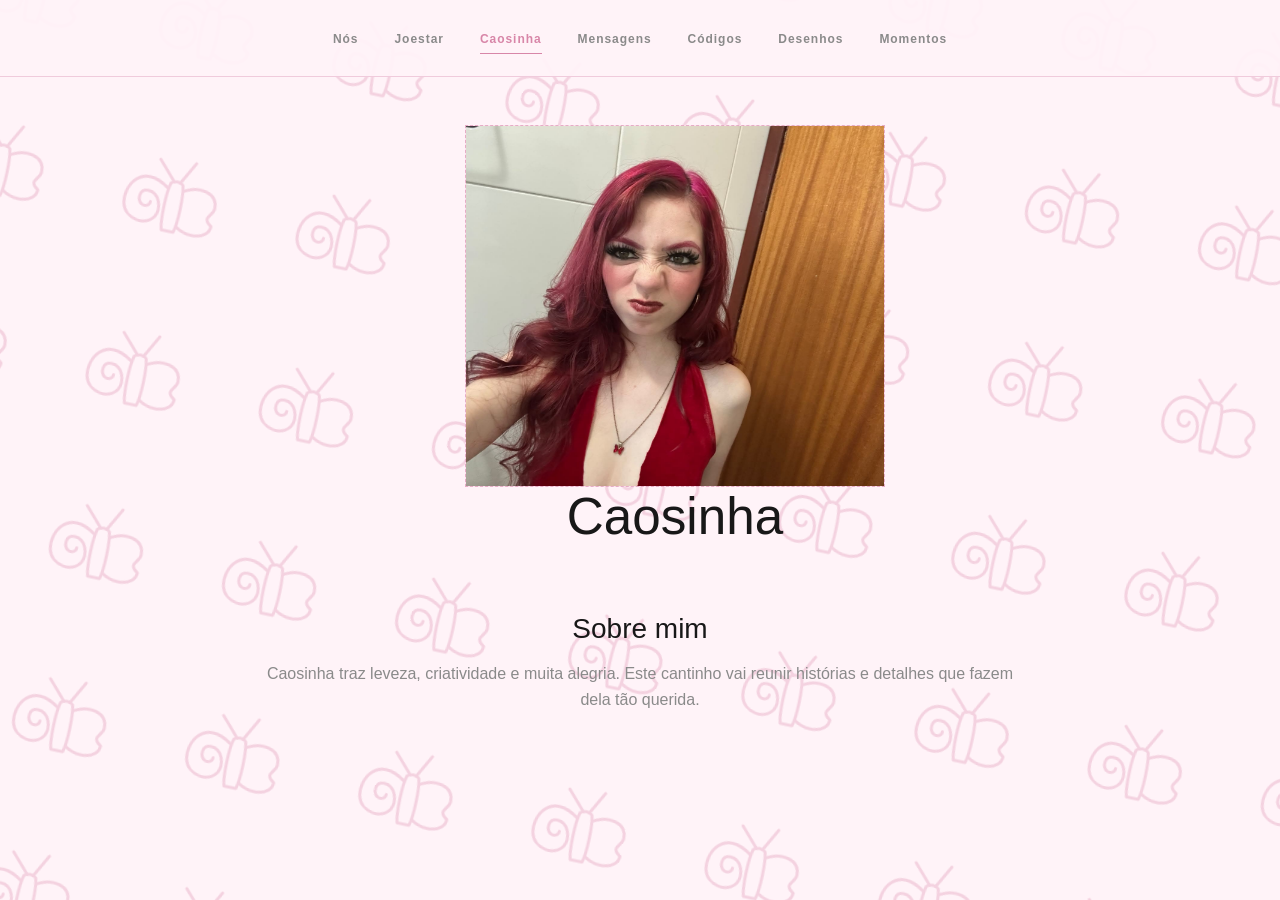
<file: front/html/Caosinha.html>
<!DOCTYPE html>
<html lang="pt-BR">
<head>
    <meta charset="UTF-8">
    <meta name="viewport" content="width=device-width, initial-scale=1.0">
    <title>Caosinha</title>
    <link rel="stylesheet" href="../css/caosinha.css">
    <script src="../js/global.js" defer></script>
</head>
<body class="caosinha-theme">
    <header class="site-header">
        <nav class="navbar" aria-label="Navegação principal">
            <button class="menu-toggle" type="button" aria-expanded="false" aria-controls="main-menu">
                <span></span><span></span><span></span>
                <span class="sr-only">Abrir menu</span>
            </button>
            <div class="nav-menu" id="main-menu">
                <a class="nav-link" href="Nos.html">Nós</a>
                <a class="nav-link" href="Joestar.html">Joestar</a>
                <a class="nav-link active" href="Caosinha.html">Caosinha</a>
                <a class="nav-link" href="Mensagens.html">Mensagens</a>
                <a class="nav-link" href="Codigos.html">Códigos</a>
                <a class="nav-link" href="Desenhos.html">Desenhos</a>
                <a class="nav-link" href="Momentos.html">Momentos</a>
                <a class="nav-link " href="Conta.html">Conta</a>
            </div>
        </nav>
    </header>
    <main>
        <section class="photo-section single-page-section">
            <div class="photo-frame" aria-label="Foto da Caosinha">
                <img src="../../img/Caosinha.jpeg" alt="Foto da Caosinha">
            </div>
            <div class="photo-copy"><h1>Caosinha</h1></div>
        </section>
        <section class="about-section" id="sobre-mim">
            <div class="section-heading">
                <h2>Sobre mim</h2>
                <p>Caosinha traz leveza, criatividade e muita alegria. Este cantinho vai reunir histórias e detalhes que fazem dela tão querida.</p>
            </div>
        </section>
    </main>
</body>
</html>
</file>
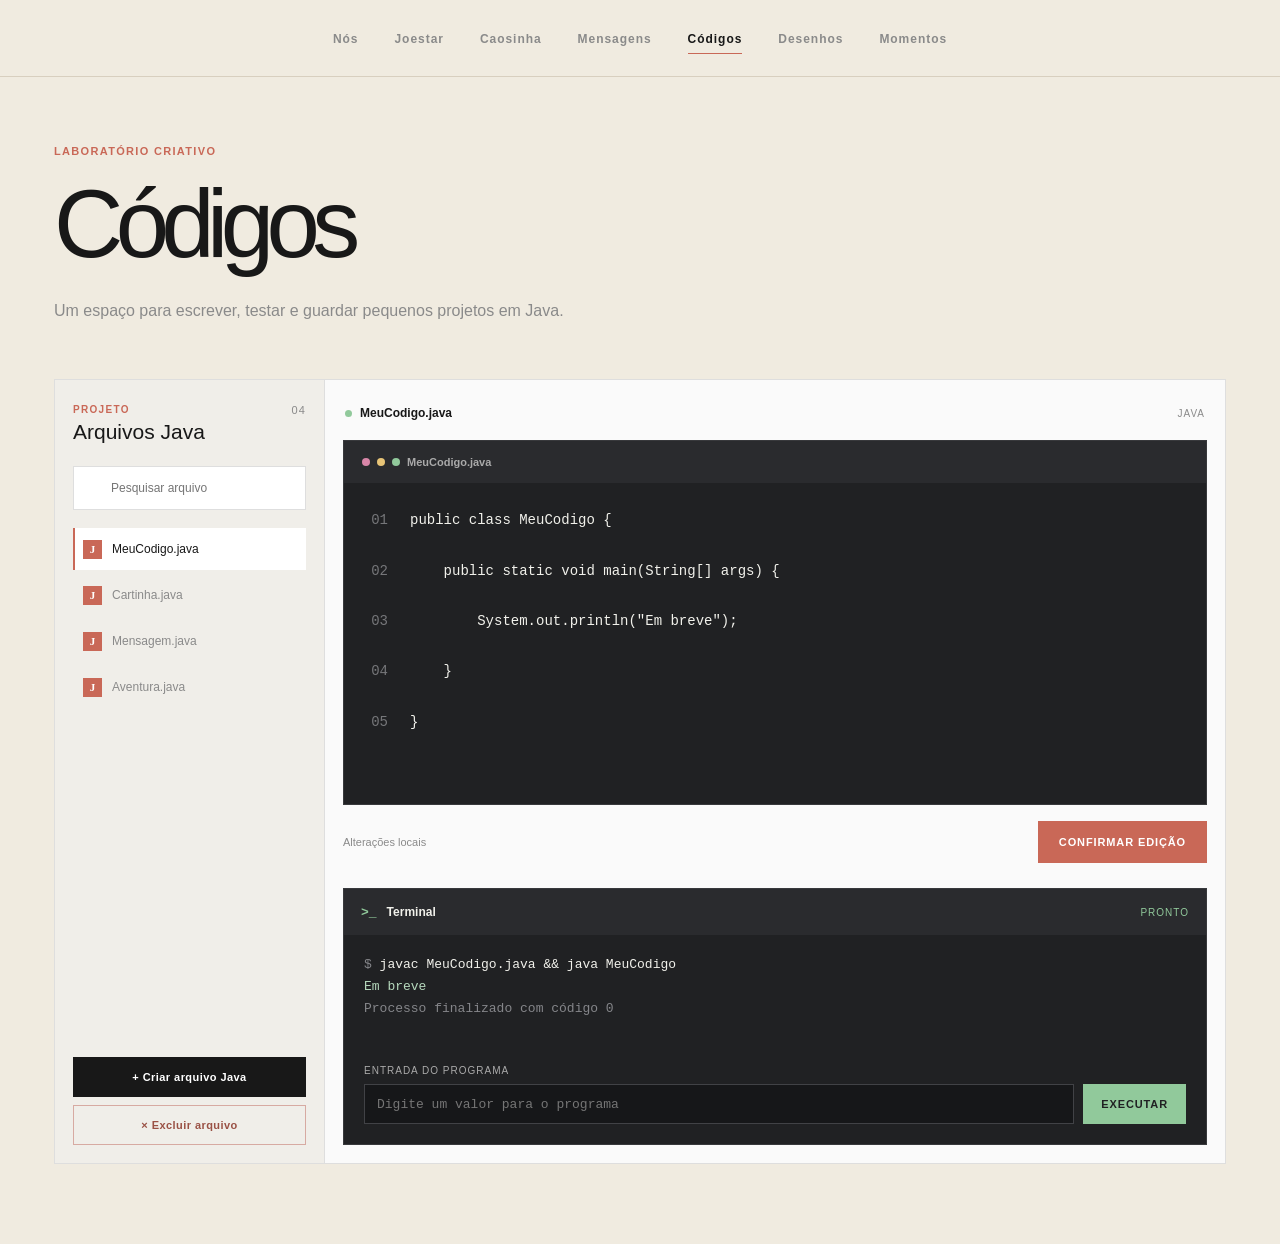
<file: front/html/Codigos.html>
<!DOCTYPE html>
<html lang="pt-BR">

<head>
    <meta charset="UTF-8">
    <meta name="viewport" content="width=device-width, initial-scale=1.0">
    <title>Códigos</title>
    <link rel="stylesheet" href="../css/codigos.css">
    <script src="../js/global.js" defer></script>
</head>

<body class="resource-theme">
    <header class="site-header">
        <nav class="navbar" aria-label="Navegação principal"><button class="menu-toggle" type="button" aria-expanded="false" aria-controls="main-menu"><span></span><span></span><span></span><span
                    class="sr-only">Abrir menu</span></button>
                    <div class="nav-menu" id="main-menu"><a class="nav-link" href="Nos.html">Nós</a><a class="nav-link"
                    href="Joestar.html">Joestar</a><a class="nav-link" href="Caosinha.html">Caosinha</a><a
                    class="nav-link" href="Mensagens.html">Mensagens</a><a class="nav-link active"
                    href="Codigos.html">Códigos</a><a class="nav-link" href="Desenhos.html">Desenhos</a><a
                    class="nav-link" href="Momentos.html">Momentos</a>
                    <a class="nav-link " href="Conta.html">Conta</a>
                </div>
        </nav>
    </header>
    <main class="resource-page codes-page">
        <p class="eyebrow">Laboratório criativo</p>
        <h1>Códigos</h1>
        <p class="resource-intro">Um espaço para escrever, testar e guardar pequenos projetos em Java.</p>
        <section class="code-workspace" aria-label="Gerenciador de arquivos Java">
            <aside class="file-sidebar">
                <div class="sidebar-heading">
                    <div>
                        <p class="sidebar-kicker">Projeto</p>
                        <h2>Arquivos Java</h2>
                    </div>
                    <span class="file-count">04</span>
                </div>
                <label class="file-search">
                    <span class="sr-only">Pesquisar arquivos Java</span>
                    <span class="search-icon" aria-hidden="true"></span>
                    <input type="search" placeholder="Pesquisar arquivo" aria-label="Pesquisar arquivo">
                </label>
                <div class="file-list" role="listbox" aria-label="Arquivos Java">
                    <button class="file-item active" type="button" role="option" aria-selected="true"><span
                            class="java-icon">J</span><span>MeuCodigo.java</span></button>
                    <button class="file-item" type="button" role="option" aria-selected="false"><span
                            class="java-icon">J</span><span>Cartinha.java</span></button>
                    <button class="file-item" type="button" role="option" aria-selected="false"><span
                            class="java-icon">J</span><span>Mensagem.java</span></button>
                    <button class="file-item" type="button" role="option" aria-selected="false"><span
                            class="java-icon">J</span><span>Aventura.java</span></button>
                </div>
                <div class="sidebar-actions">
                    <button class="create-file-button" type="button"><span aria-hidden="true">+</span> Criar arquivo
                        Java</button>
                    <button class="delete-file-button" type="button"><span aria-hidden="true">&#215;</span> Excluir
                        arquivo</button>
                </div>
            </aside>
            <div class="editor-area">
                <div class="editor-header">
                    <div><span class="editor-status"></span><strong>MeuCodigo.java</strong></div>
                    <span class="editor-language">Java</span>
                </div>
                <div class="code-placeholder code-editor">
                    <div class="code-toolbar"><span></span><span></span><span></span><strong>MeuCodigo.java</strong>
                    </div>
                    <pre><code><span class="code-line"><i>01</i>public class MeuCodigo {</span>
<span class="code-line"><i>02</i>    public static void main(String[] args) {</span>
<span class="code-line"><i>03</i>        System.out.println("Em breve");</span>
<span class="code-line"><i>04</i>    }</span>
<span class="code-line"><i>05</i>}</span></code></pre>
                </div>
                <div class="editor-footer">
                    <span>Alterações locais</span>
                    <button class="confirm-edit-button" type="button">Confirmar edição</button>
                </div>
                <section class="terminal-panel" aria-label="Terminal do código">
                    <div class="terminal-header">
                        <div><span class="terminal-prompt" aria-hidden="true">&gt;_</span><strong>Terminal</strong>
                        </div>
                        <span class="terminal-status">Pronto</span>
                    </div>
                    <div class="terminal-output" aria-label="Saída do programa">
                        <p><span class="terminal-muted">$</span> javac MeuCodigo.java &amp;&amp; java MeuCodigo</p>
                        <p class="terminal-success">Em breve</p>
                        <p class="terminal-muted">Processo finalizado com código 0</p>
                    </div>
                    <div class="terminal-io">
                        <label for="program-input">Entrada do programa</label>
                        <div class="terminal-input-row">
                            <input id="program-input" type="text" placeholder="Digite um valor para o programa">
                            <button class="run-button" type="button">Executar</button>
                        </div>
                    </div>
                </section>
            </div>
        </section>
    </main>
</body>

</html>
</file>
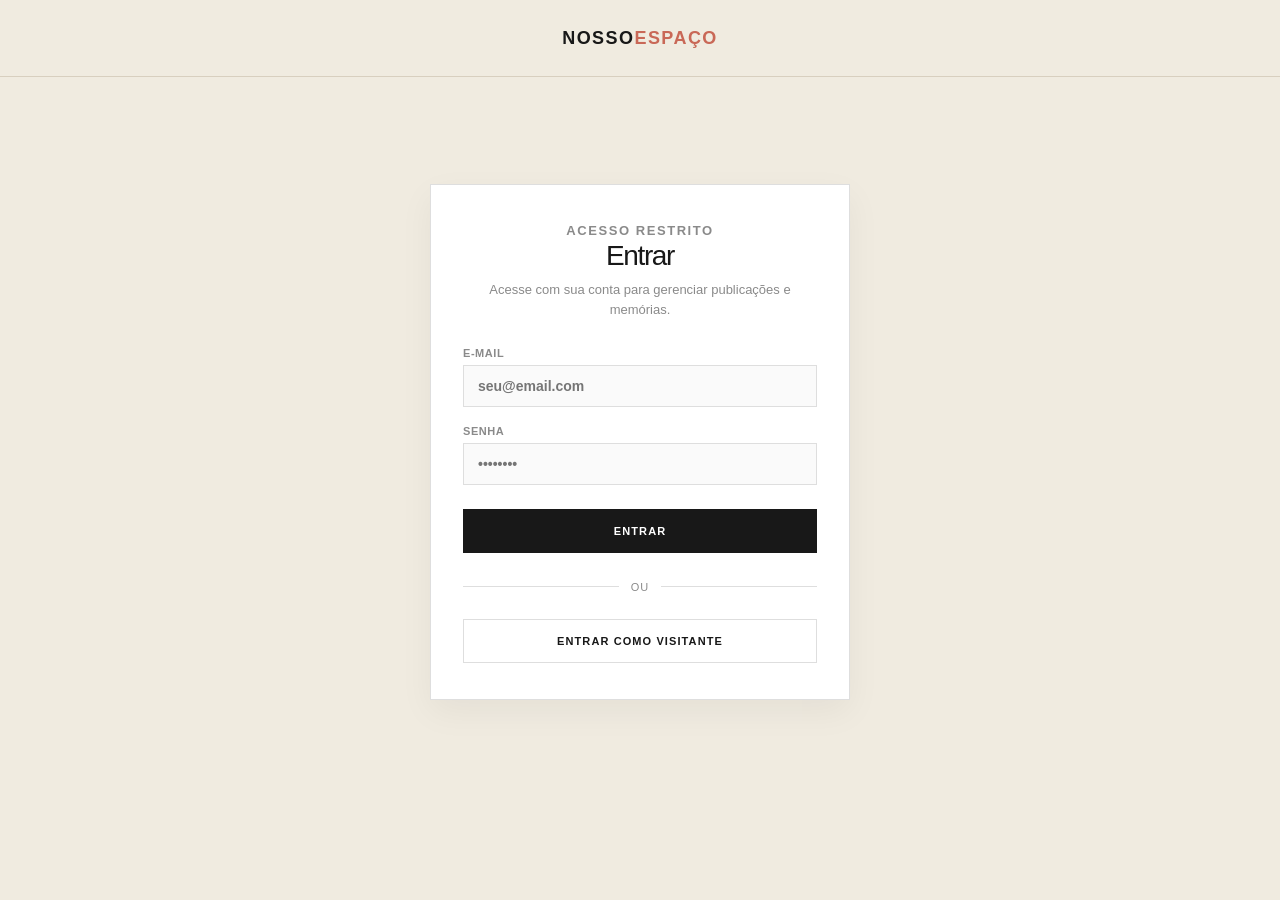
<file: front/html/Conta.html>
<!DOCTYPE html>
<html lang="pt-BR">
<head>
    <meta charset="UTF-8">
    <meta name="viewport" content="width=device-width, initial-scale=1.0">
    <title>Conta</title>
    <link rel="stylesheet" href="../css/conta.css">
    <script src="../js/global.js" defer></script>
    <script src="../js/users/conta.js" defer></script>
</head>
<body class="resource-theme">
    <header class="site-header">
        <nav class="navbar" aria-label="Navegação principal">
            <button class="menu-toggle" type="button" aria-expanded="false" aria-controls="main-menu">
                <span></span><span></span><span></span>
                <span class="sr-only">Abrir menu</span>
            </button>
            <div class="nav-menu" id="main-menu">
                <a class="nav-link" href="Nos.html">Nós</a>
                <a class="nav-link" href="Joestar.html">Joestar</a>
                <a class="nav-link" href="Caosinha.html">Caosinha</a>
                <a class="nav-link" href="Mensagens.html">Mensagens</a>
                <a class="nav-link" href="Codigos.html">Códigos</a>
                <a class="nav-link" href="Desenhos.html">Desenhos</a>
                <a class="nav-link" href="Momentos.html">Momentos</a>
                <a class="nav-link active" href="Conta.html">Conta</a>
            </div>
        </nav>
    </header>

    <main class="account-page">
        <div class="account-card">
            <div class="account-header">
                <span class="account-badge">Perfil Conectado</span>
                <h1>Minha Conta</h1>
                <p>Atualize seu nome de exibição, e-mail de acesso ou senha.</p>
            </div>

            <form id="account-form" class="account-form">
                <label for="display-name">
                    Nome de Exibição
                    <input type="text" id="display-name" name="displayName" required placeholder="Ex: Joestar">
                </label>

                <label for="account-email">
                    E-mail
                    <input type="email" id="account-email" name="email" required placeholder="seu@email.com">
                </label>

                <label for="account-password">
                    Nova Senha (deixe em branco para não alterar)
                    <input type="password" id="account-password" name="password" placeholder="••••••••">
                </label>

                <button type="submit" class="account-submit-btn">Salvar Alterações</button>
            </form>

            <div class="account-divider">
                <span>Sessão</span>
            </div>

            <button type="button" id="logout-btn" class="logout-btn">
                Sair da Conta
            </button>
        </div>
    </main>
</body>
</html>
</file>
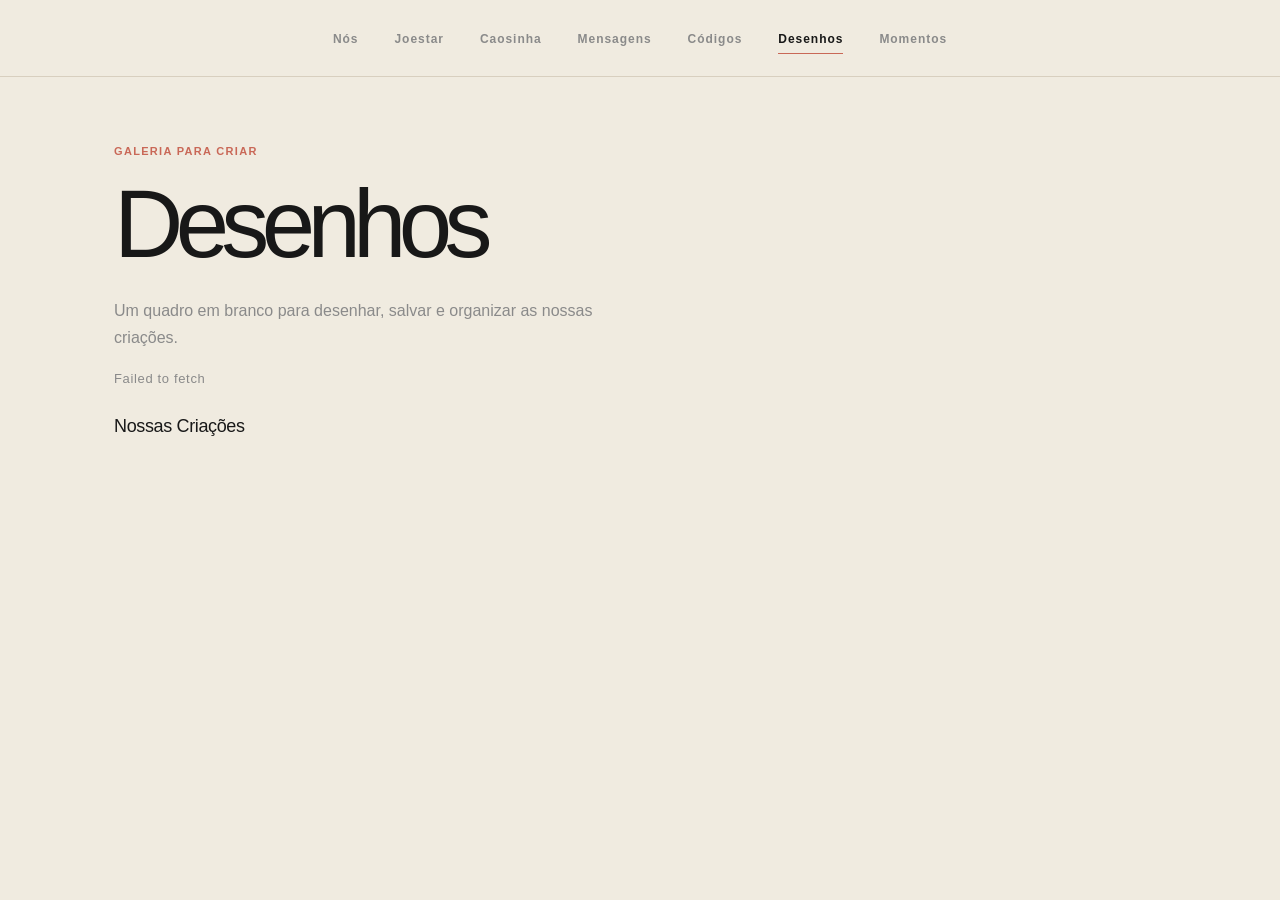
<file: front/html/Desenhos.html>
<!DOCTYPE html>
<html lang="pt-BR">

<head>
    <meta charset="UTF-8">
    <meta name="viewport" content="width=device-width, initial-scale=1.0">
    <title>Desenhos</title>
    <link rel="stylesheet" href="../css/desenhos.css">
    <script src="../js/global.js" defer></script>
    <script src="../js/desenhos.js" defer></script>
</head>

<body class="resource-theme">
    <header class="site-header">
        <nav class="navbar" aria-label="Navegação principal">
            <button class="menu-toggle" type="button" aria-expanded="false" aria-controls="main-menu">
                <span></span><span></span><span></span>
                <span class="sr-only">Abrir menu</span>
            </button>
            <div class="nav-menu" id="main-menu">
                <a class="nav-link" href="Nos.html">Nós</a>
                <a class="nav-link" href="Joestar.html">Joestar</a>
                <a class="nav-link" href="Caosinha.html">Caosinha</a>
                <a class="nav-link" href="Mensagens.html">Mensagens</a>
                <a class="nav-link" href="Codigos.html">Códigos</a>
                <a class="nav-link active" href="Desenhos.html">Desenhos</a>
                <a class="nav-link" href="Momentos.html">Momentos</a>
                <a class="nav-link" href="Conta.html">Conta</a>
            </div>
        </nav>
    </header>

    <main class="resource-page">
        <p class="eyebrow">Galeria para criar</p>
        <h1>Desenhos</h1>
        <p class="resource-intro">Um quadro em branco para desenhar, salvar e organizar as nossas criações.</p>

        <!-- Área de Status da Operação (Exibe progresso e erros amigáveis) -->
        <p id="desenho-status" class="desenho-status-msg" aria-live="polite"></p>

        <!-- Seção do Canvas para Criação (Oculta para visitantes) -->
        <section id="secao-criacao" class="drawing-container hidden">
            <div class="drawing-toolbar">
                <div class="tool-item">
                    <label for="color-picker">Cor:</label>
                    <input type="color" id="color-picker" value="#181818">
                </div>

                <div class="tool-item">
                    <label for="brush-size">Espessura:</label>
                    <input type="range" id="brush-size" min="1" max="50" value="5">
                    <span id="brush-size-val">5px</span>
                </div>

                <div class="tool-buttons">
                    <button type="button" id="btn-pincel" class="btn-tool active">Pincel</button>
                    <button type="button" id="btn-borracha" class="btn-tool">Borracha</button>
                    <button type="button" id="btn-limpar" class="btn-tool btn-danger">Limpar Quadro</button>
                </div>
            </div>

            <canvas id="canvas-desenho" width="760" height="400" class="drawing-board-canvas"></canvas>

            <div class="drawing-save-bar">
                <input type="text" id="input-titulo" placeholder="Título do desenho (opcional)" maxlength="50">
                <button type="button" id="btn-salvar" class="btn-save">Salvar Desenho</button>
            </div>
        </section>

        <!-- Galeria de Desenhos Salvos (Acessível a todos) -->
        <section class="gallery-section">
            <h2 class="gallery-title">Nossas Criações</h2>
            <div id="grid-desenhos" class="desenhos-grid">
                <!-- Cards renderizados dinamicamente pelo JS -->
            </div>
        </section>
    </main>
</body>

</html>
</file>
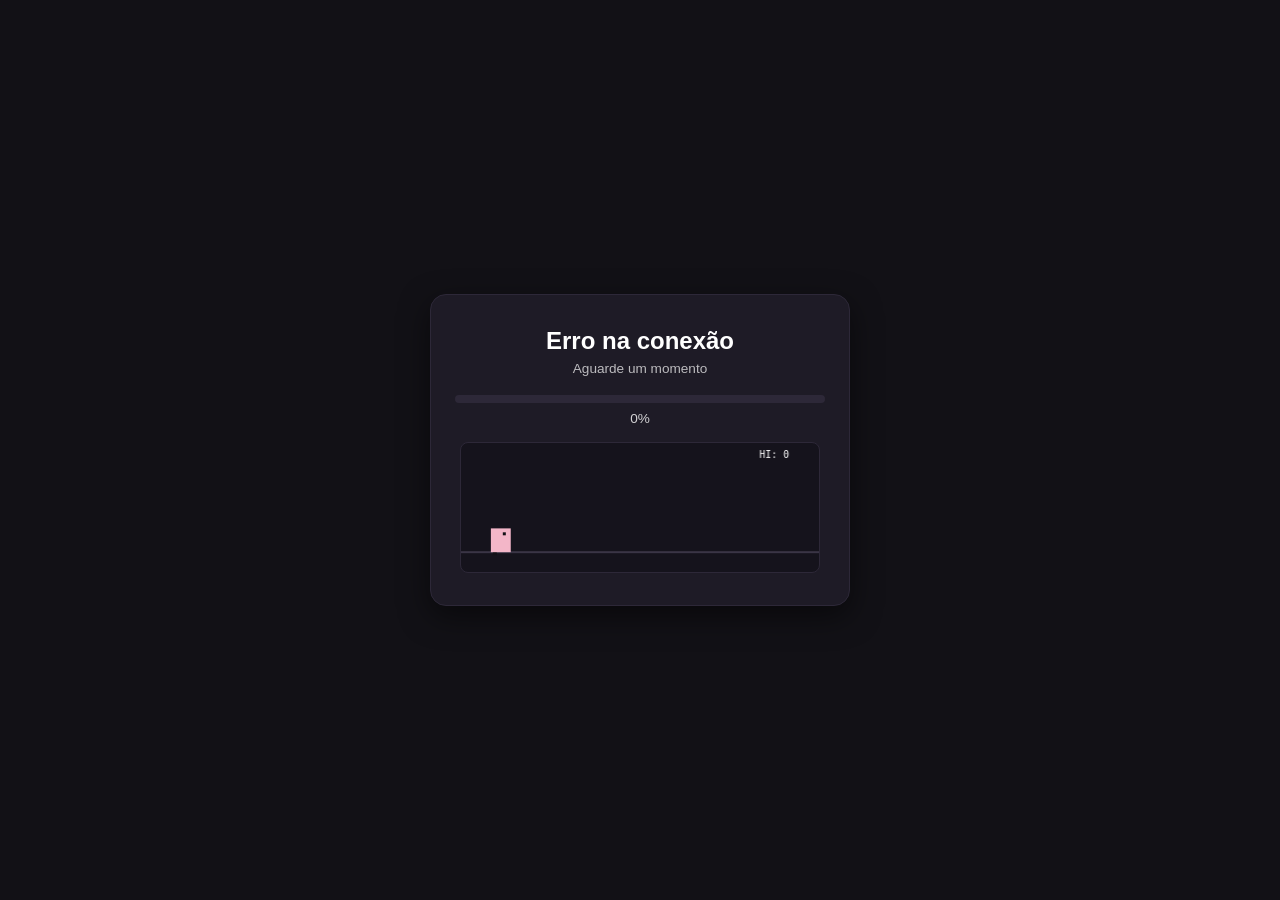
<file: front/html/loading.html>
<!DOCTYPE html>
<html lang="pt-BR">
<head>
    <meta charset="UTF-8">
    <meta name="viewport" content="width=device-width, initial-scale=1.0">
    <title>Iniciando...</title>
    <link rel="stylesheet" href="../css/mensagens.css">
    <style>
        body {
            margin: 0;
            padding: 0;
            height: 100vh;
            display: flex;
            align-items: center;
            justify-content: center;
            background-color: #121116;
            color: #ffffff;
            font-family: sans-serif;
            overflow: hidden;
        }
        .splash-container {
            text-align: center;
            max-width: 420px;
            width: 90%;
            padding: 2rem 1.5rem;
            background: #1e1b26;
            border-radius: 16px;
            box-shadow: 0 10px 30px rgba(0,0,0,0.5);
            border: 1px solid #2d2838;
            display: flex;
            flex-direction: column;
            align-items: center;
        }
        .progress-bar-bg {
            width: 100%;
            height: 8px;
            background: #2d2838;
            border-radius: 4px;
            overflow: hidden;
            margin: 1.2rem 0 0.5rem 0;
        }
        .progress-bar-fill {
            height: 100%;
            width: 0%;
            background: linear-gradient(90deg, #f3b6c8, #b8d7f2);
            transition: width 0.3s ease;
        }
        .status-text {
            font-size: 0.85rem;
            opacity: 0.8;
            margin-bottom: 1rem;
        }
        #dino-game {
            background: #15131c;
            border: 1px solid #2d2838;
            border-radius: 8px;
            cursor: pointer;
            width: 100%;
            max-width: 360px;
            touch-action: manipulation;
        }
    </style>
    <script src="../js/global.js" defer></script>
    <script src="../js/loading.js" defer></script>
</head>
<body>
    <div class="splash-container">
        <h2 id="splash-title" style="margin: 0 0 0.4rem 0;">Conectando...</h2>
        <p id="splash-subtitle" style="margin: 0; font-size: 0.85rem; opacity: 0.7;">Aguarde um momento</p>
        
        <div class="progress-bar-bg">
            <div id="progress-fill" class="progress-bar-fill"></div>
        </div>
        <div id="status-percent" class="status-text">0%</div>

        <!-- Canvas do Jogo do Dinossauro -->
        <canvas id="dino-game" width="360" height="130"></canvas>
    </div>
</body>
</html>
</file>
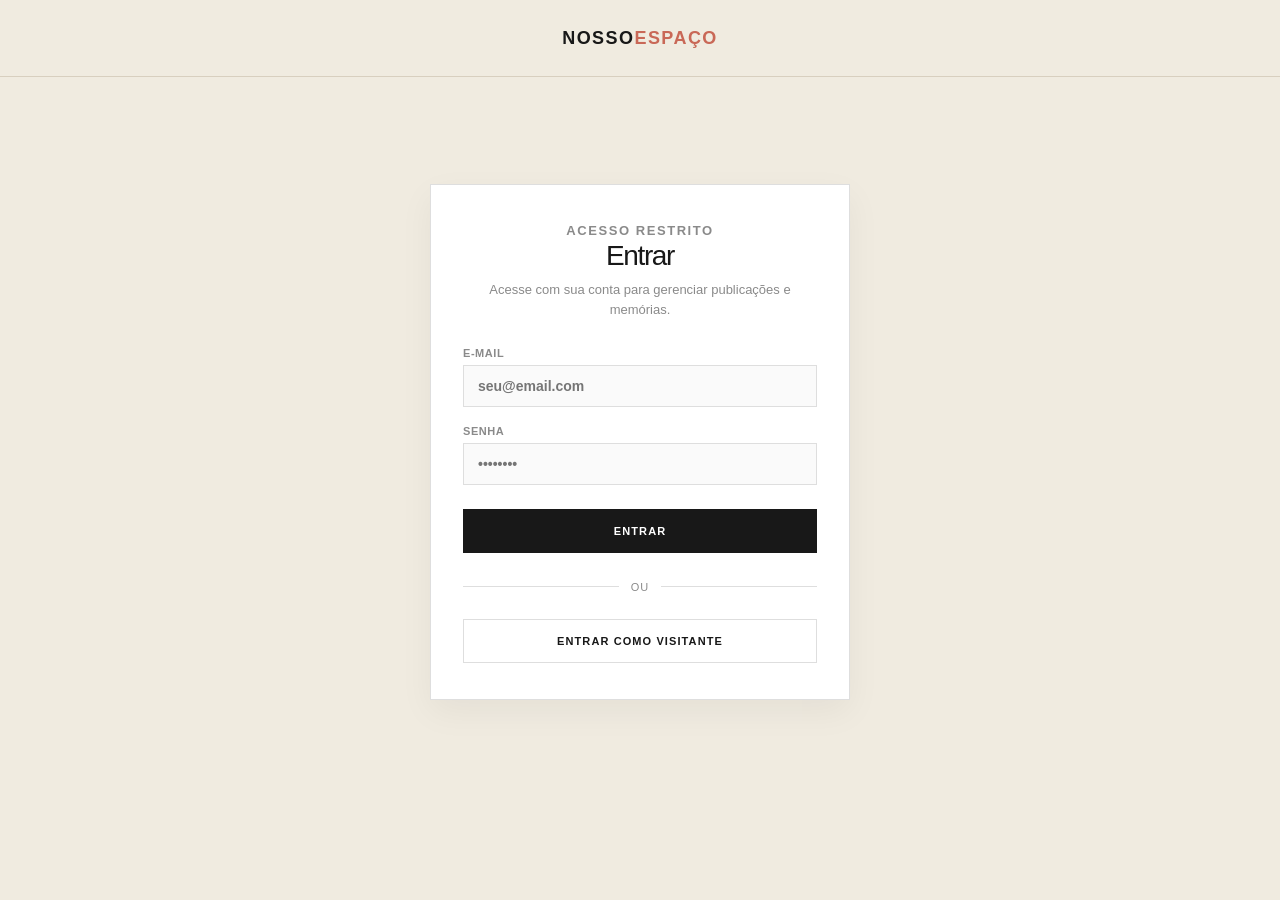
<file: front/html/login.html>
<!DOCTYPE html>
<html lang="pt-BR">
<head>
    <meta charset="UTF-8">
    <meta name="viewport" content="width=device-width, initial-scale=1.0">
    <title>Login</title>
    <link rel="stylesheet" href="../css/login.css">
    <script src="../js/global.js" defer></script>
    <script src="../js/users/login.js" defer></script>
</head>
<body class="resource-theme">
    <header class="site-header">
        <nav class="navbar" aria-label="Navegação principal">
            <div class="brand">NOSSO<span>ESPAÇO</span></div>
        </nav>
    </header>

    <main class="login-page">
        <div class="login-card">
            <div class="login-header">
                <p class="eyebrow">Acesso Restrito</p>
                <h1>Entrar</h1>
                <p>Acesse com sua conta para gerenciar publicações e memórias.</p>
            </div>

            <form id="login-form" class="login-form">
                <label for="email">
                    E-mail
                    <input type="email" id="email" name="email" required placeholder="seu@email.com" autocomplete="email">
                </label>

                <label for="password">
                    Senha
                    <input type="password" id="password" name="password" required placeholder="••••••••" autocomplete="current-password">
                </label>

                <button type="submit" class="login-submit-btn">Entrar</button>
            </form>

            <div class="login-divider">
                <span>ou</span>
            </div>

            <button type="button" id="visitor-btn" class="visitor-btn">
                Entrar como Visitante
            </button>
        </div>
    </main>
</body>
</html>
</file>
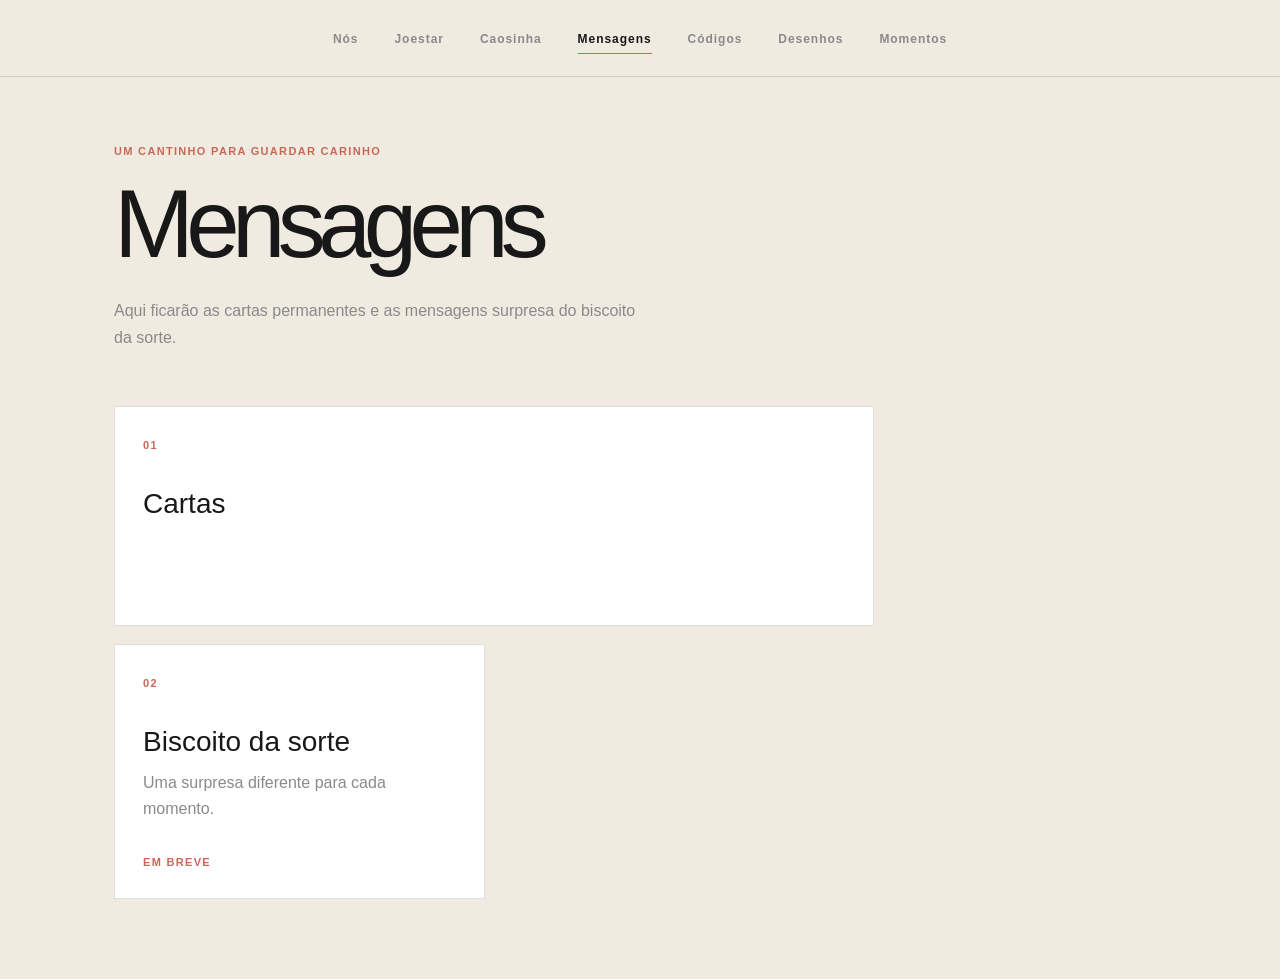
<file: front/html/Mensagens.html>
<!DOCTYPE html>
<html lang="pt-BR">
<head>
    <meta charset="UTF-8">
    <meta name="viewport" content="width=device-width, initial-scale=1.0">
    <title>Mensagens</title>
    <link rel="stylesheet" href="../css/mensagens.css">
    <script src="../js/global.js" defer></script>
    <script src="../js/carta.js" defer></script>
</head>
<body class="resource-theme">
    <header class="site-header">
        <nav class="navbar" aria-label="Navegação principal">
            <button class="menu-toggle" type="button" aria-expanded="false" aria-controls="main-menu"><span></span><span></span><span></span><span class="sr-only">Abrir menu</span></button>
            <div class="nav-menu" id="main-menu">
                <a class="nav-link" href="Nos.html">Nós</a>
                <a class="nav-link" href="Joestar.html">Joestar</a>
                <a class="nav-link" href="Caosinha.html">Caosinha</a>
                <a class="nav-link active" href="Mensagens.html">Mensagens</a>
                <a class="nav-link" href="Codigos.html">Códigos</a>
                <a class="nav-link" href="Desenhos.html">Desenhos</a>
                <a class="nav-link" href="Momentos.html">Momentos</a>
                <a class="nav-link " href="Conta.html">Conta</a>
            </div>
        </nav>
    </header>
    <main class="resource-page">
        <p class="eyebrow">Um cantinho para guardar carinho</p>
        <h1>Mensagens</h1>
        <p class="resource-intro">Aqui ficarão as cartas permanentes e as mensagens surpresa do biscoito da sorte.</p>
        <div class="resource-grid">
            <article class="resource-card carta-card">
                <span class="card-number">01</span>
                <h2>Cartas</h2>
                <form id="carta-form" class="carta-form">
                    <label>Destinatário<input id="carta-destinatario" name="destinatario" required></label>
                    <label>Data<input id="carta-data" name="data" type="date" required></label>
                    <label>Texto<textarea id="carta-text" name="text" rows="5" required></textarea></label>
                    <div class="carta-form-row">
                        <label>Cor da carta<select id="carta-cor-carta" name="corCarta" required></select></label>
                        <label>Cor da letra<select id="carta-cor-letra" name="corLetra" required></select></label>
                    </div>
                    <label>Fonte<select id="carta-fonte" name="fonte" required></select></label>
                    <button type="submit" class="carta-submit">Guardar carta</button>
                    <p id="carta-status" class="carta-status" role="status"></p>
                </form>
                <div id="cartas-lista" class="cartas-lista" aria-live="polite"></div>
            </article>
            <article class="resource-card"><span class="card-number">02</span><h2>Biscoito da sorte</h2><p>Uma surpresa diferente para cada momento.</p><span class="placeholder-label">Em breve</span></article>
        </div>
    </main>
</body>
</html>
</file>
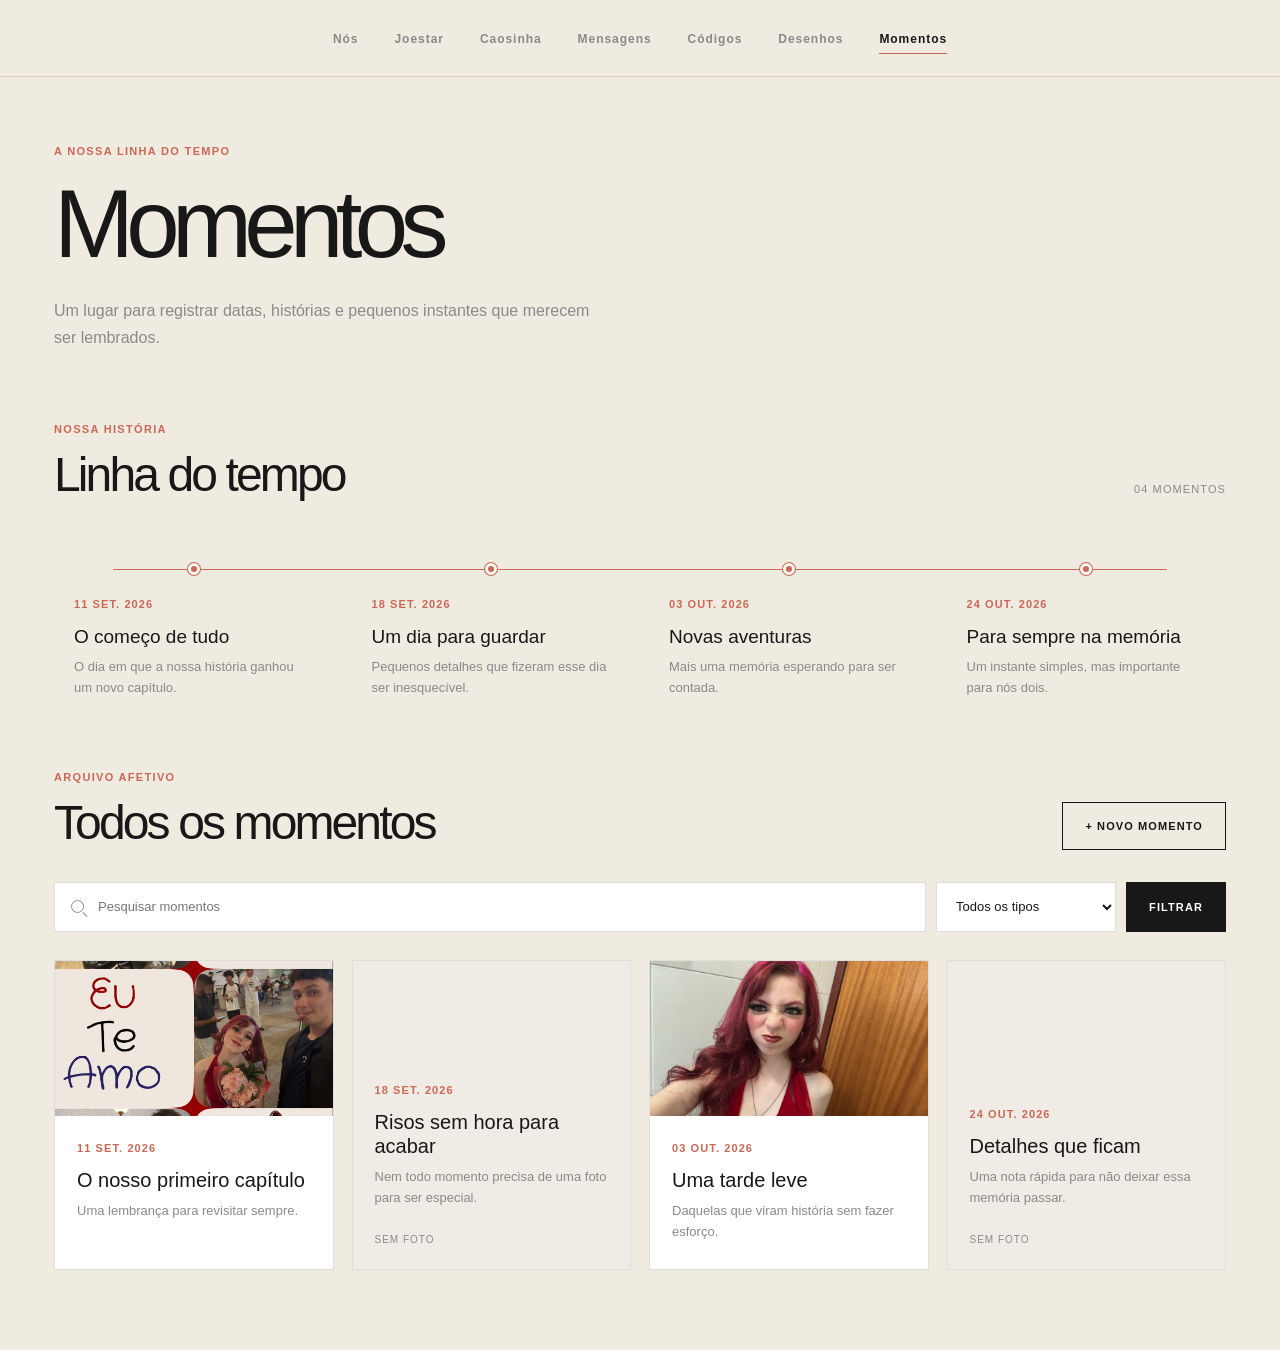
<file: front/html/Momentos.html>
<!DOCTYPE html>
<html lang="pt-BR">

<head>
    <meta charset="UTF-8">
    <meta name="viewport" content="width=device-width, initial-scale=1.0">
    <title>Momentos</title>
    <link rel="stylesheet" href="../css/momentos.css">
    <script src="../js/global.js" defer></script>
</head>

<body class="resource-theme">
    <header class="site-header">
        <nav class="navbar" aria-label="Navegação principal"><button class="menu-toggle" type="button"
                aria-expanded="false" aria-controls="main-menu"><span></span><span></span><span></span><span
                    class="sr-only">Abrir menu</span></button>
            <div class="nav-menu" id="main-menu"><a class="nav-link" href="Nos.html">Nós</a><a class="nav-link"
                    href="Joestar.html">Joestar</a><a class="nav-link" href="Caosinha.html">Caosinha</a><a
                    class="nav-link" href="Mensagens.html">Mensagens</a><a class="nav-link"
                    href="Codigos.html">Códigos</a><a class="nav-link" href="Desenhos.html">Desenhos</a><a
                    class="nav-link active" href="Momentos.html">Momentos</a>
                    <a class="nav-link " href="Conta.html">Conta</a></div>
        </nav>
    </header>
    <main class="resource-page moments-page">
        <p class="eyebrow">A nossa linha do tempo</p>
        <h1>Momentos</h1>
        <p class="resource-intro">Um lugar para registrar datas, histórias e pequenos instantes que merecem ser
            lembrados.</p>

        <section class="timeline-section" aria-labelledby="timeline-title">
            <div class="moments-section-heading">
                <div>
                    <p class="eyebrow">Nossa história</p>
                    <h2 id="timeline-title">Linha do tempo</h2>
                </div>
                <span class="timeline-count">04 momentos</span>
            </div>
            <div class="timeline">
                <article class="timeline-entry">
                    <span class="timeline-dot"></span>
                    <time datetime="2026-09-11">11 set. 2026</time>
                    <h3>O começo de tudo</h3>
                    <p>O dia em que a nossa história ganhou um novo capítulo.</p>
                </article>
                <article class="timeline-entry">
                    <span class="timeline-dot"></span>
                    <time datetime="2026-09-18">18 set. 2026</time>
                    <h3>Um dia para guardar</h3>
                    <p>Pequenos detalhes que fizeram esse dia ser inesquecível.</p>
                </article>
                <article class="timeline-entry">
                    <span class="timeline-dot"></span>
                    <time datetime="2026-10-03">03 out. 2026</time>
                    <h3>Novas aventuras</h3>
                    <p>Mais uma memória esperando para ser contada.</p>
                </article>
                <article class="timeline-entry">
                    <span class="timeline-dot"></span>
                    <time datetime="2026-10-24">24 out. 2026</time>
                    <h3>Para sempre na memória</h3>
                    <p>Um instante simples, mas importante para nós dois.</p>
                </article>
            </div>
        </section>

        <section class="moments-library" aria-labelledby="library-title">
            <div class="moments-section-heading">
                <div>
                    <p class="eyebrow">Arquivo afetivo</p>
                    <h2 id="library-title">Todos os momentos</h2>
                </div>
                <button class="new-moment-button" type="button">+ Novo momento</button>
            </div>
            <form class="moments-filters" role="search">
                <label class="search-field">
                    <span class="sr-only">Pesquisar momentos</span>
                    <span class="search-icon" aria-hidden="true"></span>
                    <input type="search" placeholder="Pesquisar momentos" aria-label="Pesquisar momentos">
                </label>
                <label class="filter-field">
                    <span class="sr-only">Filtrar por tipo</span>
                    <select aria-label="Filtrar por tipo">
                        <option>Todos os tipos</option>
                        <option>Com foto</option>
                        <option>Sem foto</option>
                    </select>
                </label>
                <button class="filter-button" type="submit">Filtrar</button>
            </form>
            <div class="moments-grid">
                <article class="moment-card">
                    <img src="../../img/Nos.jpeg" alt="Nós dois juntos">
                    <div class="moment-card-content"><span class="moment-date">11 set. 2026</span>
                        <h3>O nosso primeiro capítulo</h3>
                        <p>Uma lembrança para revisitar sempre.</p>
                    </div>
                </article>
                <article class="moment-card moment-card-no-image">
                    <div class="moment-card-content"><span class="moment-date">18 set. 2026</span>
                        <h3>Risos sem hora para acabar</h3>
                        <p>Nem todo momento precisa de uma foto para ser especial.</p><span class="moment-type">Sem
                            foto</span>
                    </div>
                </article>
                <article class="moment-card">
                    <img src="../../img/Caosinha.jpeg" alt="Caosinha em um momento especial">
                    <div class="moment-card-content"><span class="moment-date">03 out. 2026</span>
                        <h3>Uma tarde leve</h3>
                        <p>Daquelas que viram história sem fazer esforço.</p>
                    </div>
                </article>
                <article class="moment-card moment-card-no-image">
                    <div class="moment-card-content"><span class="moment-date">24 out. 2026</span>
                        <h3>Detalhes que ficam</h3>
                        <p>Uma nota rápida para não deixar essa memória passar.</p><span class="moment-type">Sem
                            foto</span>
                    </div>
                </article>
            </div>
        </section>
    </main>
</body>

</html>
</file>
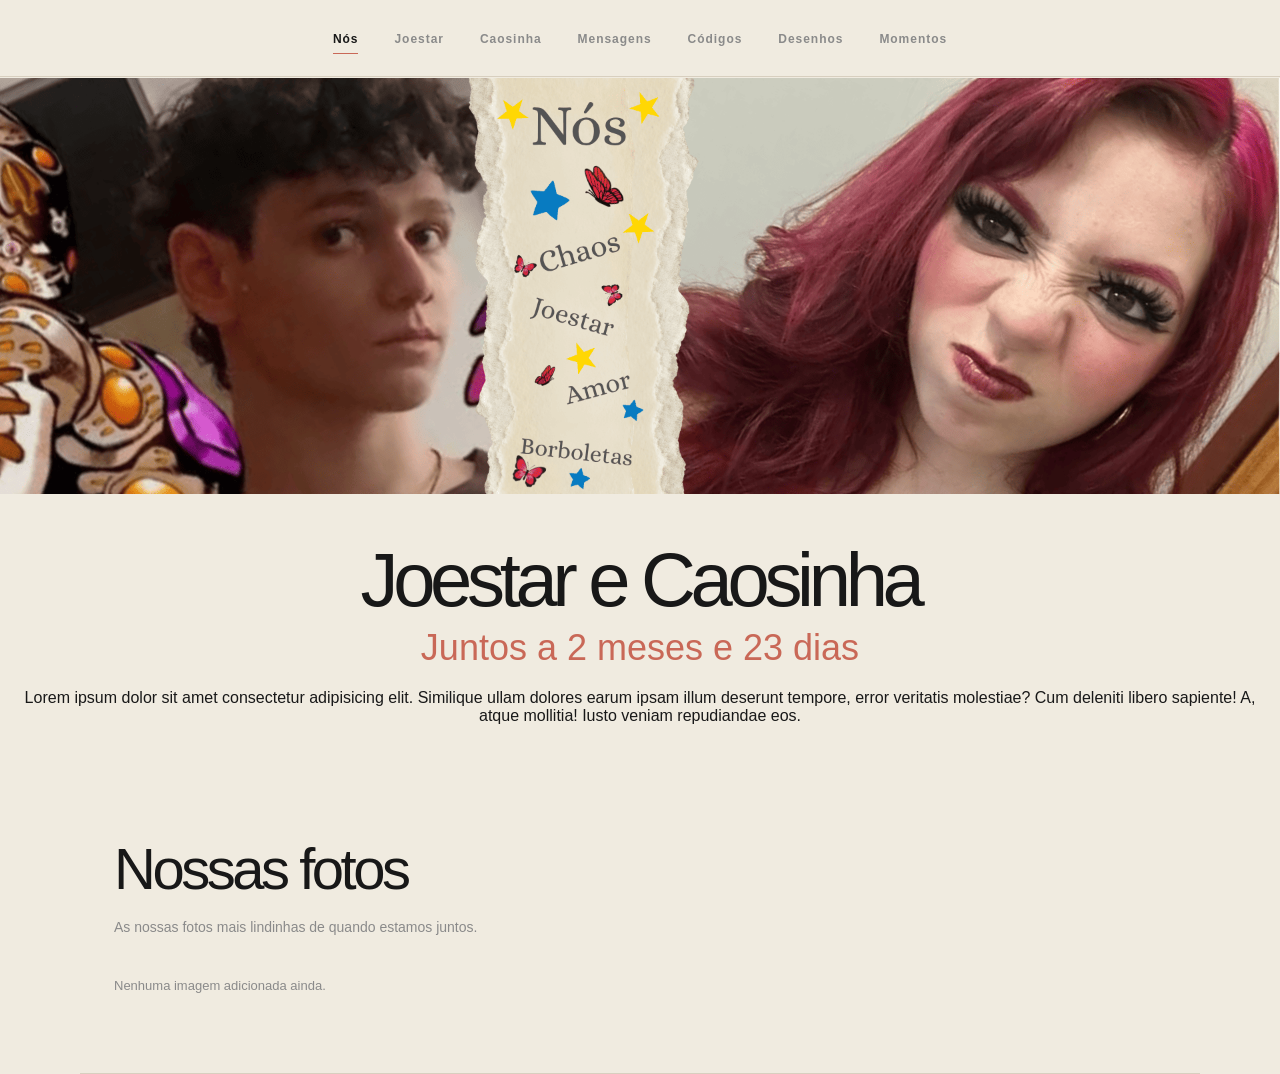
<file: front/html/Nos.html>
<!DOCTYPE html>
<html lang="pt-BR">
<head>
    <meta charset="UTF-8">
    <meta name="viewport" content="width=device-width, initial-scale=1.0">
    <title>Nós</title>
    <link rel="stylesheet" href="../css/nos.css">
    <script src="../js/global.js" defer></script>
    <script src="../js/relacionamento.js" defer></script>
    <script src="../js/galeria.js" defer></script>
</head>
<body class="nos-theme">
    <header class="site-header">
        <nav class="navbar" aria-label="Navegação principal">
            <button class="menu-toggle" type="button" aria-expanded="false" aria-controls="main-menu">
                <span></span><span></span><span></span>
                <span class="sr-only">Abrir menu</span>
            </button>
            <div class="nav-menu" id="main-menu">
                <a class="nav-link active" href="Nos.html">Nós</a>
                <a class="nav-link" href="Joestar.html">Joestar</a>
                <a class="nav-link" href="Caosinha.html">Caosinha</a>
                <a class="nav-link" href="Mensagens.html">Mensagens</a>
                <a class="nav-link" href="Codigos.html">Códigos</a>
                <a class="nav-link" href="Desenhos.html">Desenhos</a>
                <a class="nav-link" href="Momentos.html">Momentos</a>
                <a class="nav-link " href="Conta.html">Conta</a>
            </div>
        </nav>
    </header>
    <main id="inicio">
        <section class="main-banner" aria-label="Banner principal de Nós">
            <img src="../../img/Banner-Nos.png" alt="Banner de Joestar e Caosinha">
        </section>
        <section class="home-placeholder">
            <h1>Joestar e Caosinha</h1>
            <p id="relationship-time" class="relationship-time">Juntos a <span>Calculando...</span></p>
            <p>Lorem ipsum dolor sit amet consectetur adipisicing elit. Similique ullam dolores earum ipsam illum deserunt tempore, error veritatis molestiae? Cum deleniti libero sapiente! A, atque mollitia! Iusto veniam repudiandae eos.</p>
        </section>
        <section class="gallery-section" id="nossas-fotos">
            <div class="section-heading">
                <h2>Nossas fotos</h2>
                <p>As nossas fotos mais lindinhas de quando estamos juntos.</p>
            </div>
            <div class="gallery-actions">
                <button class="add-photo-button" id="add-photo-button" type="button">Adicionar imagem</button>
                <input id="photo-input" type="file" accept="image/*" multiple hidden>
                <span class="gallery-status" id="gallery-status" role="status"></span>
            </div>
            <div class="photo-gallery" id="photo-gallery" aria-live="polite"></div>
            <p class="empty-gallery" id="empty-gallery">Nenhuma imagem adicionada ainda.</p>
            <div class="delete-confirmation" id="delete-confirmation" role="dialog" aria-modal="true" aria-labelledby="delete-title" hidden>
                <div class="delete-dialog">
                    <h3 id="delete-title">Excluir imagem selecionada?</h3>
                    <div class="delete-dialog-actions">
                        <button id="confirm-delete" type="button">Confirmar</button>
                        <button id="cancel-delete" type="button">Cancelar</button>
                    </div>
                </div>
            </div>
        </section>
    </main>
</body>
</html>
</file>
<file: front/css/codigos.css>
@import url('./base.css');

.codes-page { max-width: 1240px; }
.code-workspace { display: grid; grid-template-columns: 270px minmax(0, 1fr); min-height: 520px; background: #fff; border: 1px solid var(--line); }

.file-sidebar { display: flex; flex-direction: column; padding: 24px 18px 18px; background: #f0eee9; border-right: 1px solid var(--line); }
.sidebar-heading { display: flex; align-items: start; justify-content: space-between; gap: 12px; margin-bottom: 22px; }
.sidebar-kicker { margin: 0 0 5px; color: var(--accent); font-size: 10px; font-weight: 700; letter-spacing: .13em; text-transform: uppercase; }
.sidebar-heading h2 { margin: 0; font-size: 21px; font-weight: 400; }
.file-count { color: var(--gray); font-size: 11px; letter-spacing: .1em; }

.file-search { position: relative; display: flex; align-items: center; margin-bottom: 18px; background: #fff; border: 1px solid var(--line); }
.file-search input { width: 100%; min-height: 42px; padding: 0 10px 0 37px; background: transparent; border: 0; outline: 0; font: inherit; font-size: 12px; }

.file-list { display: grid; gap: 4px; }
.file-item { display: flex; align-items: center; gap: 10px; min-height: 42px; padding: 0 10px; color: var(--gray); background: transparent; border: 0; cursor: pointer; font: inherit; font-size: 12px; text-align: left; }
.file-item:hover, .file-item.active { color: var(--black); background: #fff; }
.file-item.active { box-shadow: inset 2px 0 var(--accent); }
.java-icon { display: grid; place-items: center; width: 19px; height: 19px; color: #fff; background: var(--accent); font: 700 11px Georgia, serif; }

.sidebar-actions { display: grid; gap: 8px; margin-top: auto; padding-top: 28px; }
.create-file-button, .delete-file-button { min-height: 40px; border: 1px solid var(--black); cursor: pointer; font: inherit; font-size: 11px; font-weight: 700; letter-spacing: .04em; }
.create-file-button { color: #fff; background: var(--black); }
.delete-file-button { color: #9a5145; background: transparent; border-color: #d7aaa2; }

.editor-area { display: flex; min-width: 0; flex-direction: column; padding: 18px; background: #fafafa; }
.editor-header { display: flex; align-items: center; justify-content: space-between; min-height: 42px; padding: 0 2px 12px; color: var(--black); font-size: 12px; }
.editor-status { display: inline-block; width: 7px; height: 7px; margin-right: 8px; background: #91c99b; border-radius: 50%; }
.editor-language { color: var(--gray); font-size: 10px; letter-spacing: .1em; text-transform: uppercase; }

.code-placeholder { max-width: 700px; overflow: hidden; background: #202123; color: #f1f1eb; border: 1px solid #38393c; }
.code-toolbar { display: flex; align-items: center; gap: 7px; padding: 15px 18px; background: #2a2b2e; color: #aaa; font-size: 11px; }
.code-toolbar span { width: 8px; height: 8px; border-radius: 50%; background: #d886a8; }
.code-toolbar span:nth-child(2) { background: #e7c477; }
.code-toolbar span:nth-child(3) { background: #91c99b; }

.code-editor { flex: 1; max-width: none; min-height: 365px; border-color: #38393c; }
.code-editor pre { margin: 0; padding: 25px 0; overflow-x: auto; font: 14px/1.8 Consolas, monospace; }
.code-line { display: block; min-width: max-content; padding-right: 30px; }
.code-line i { display: inline-block; width: 44px; margin-right: 22px; color: #76777a; font-style: normal; text-align: right; user-select: none; }

.editor-footer { display: flex; align-items: center; justify-content: space-between; gap: 18px; padding-top: 16px; color: var(--gray); font-size: 11px; }
.confirm-edit-button { min-height: 42px; padding: 0 20px; color: #fff; background: var(--accent); border: 1px solid var(--accent); cursor: pointer; font: inherit; font-size: 11px; font-weight: 700; letter-spacing: .08em; text-transform: uppercase; }

.terminal-panel { margin-top: 25px; overflow: hidden; background: #202123; border: 1px solid #38393c; color: #f1f1eb; }
.terminal-header { display: flex; align-items: center; justify-content: space-between; min-height: 46px; padding: 0 17px; background: #2a2b2e; font-size: 12px; }
.terminal-prompt { margin-right: 10px; color: #91c99b; font: 700 13px Consolas, monospace; }
.terminal-status { color: #91c99b; font-size: 10px; letter-spacing: .1em; text-transform: uppercase; }
.terminal-output { min-height: 130px; padding: 19px 20px 10px; font: 13px/1.7 Consolas, monospace; }
.terminal-output p { margin: 0; }
.terminal-muted { color: #85868a; }
.terminal-success { color: #b6d9bd; }
.terminal-io { padding: 0 20px 20px; }
.terminal-io label { display: block; margin-bottom: 8px; color: #aaa; font-size: 10px; letter-spacing: .1em; text-transform: uppercase; }
.terminal-input-row { display: flex; gap: 9px; }
.terminal-input-row input { min-width: 0; flex: 1; min-height: 40px; padding: 0 12px; color: #f1f1eb; background: #161719; border: 1px solid #414246; outline: 0; font: 13px Consolas, monospace; }
.run-button { min-height: 40px; padding: 0 17px; color: #202123; background: #91c99b; border: 1px solid #91c99b; cursor: pointer; font: inherit; font-size: 11px; font-weight: 700; letter-spacing: .08em; text-transform: uppercase; }

@media (max-width: 720px) {
    .code-workspace { grid-template-columns: 1fr; }
    .file-sidebar { border-right: 0; border-bottom: 1px solid var(--line); }
    .file-list { grid-template-columns: repeat(2, minmax(0, 1fr)); }
    .sidebar-actions { grid-template-columns: 1fr 1fr; }
    .editor-area { padding: 14px; }
    .editor-footer, .terminal-input-row { align-items: stretch; flex-direction: column; }
    .confirm-edit-button, .run-button { width: 100%; }
}
</file>
<file: front/css/conta.css>
@import url('./base.css');

.account-page {
    display: flex;
    align-items: center;
    justify-content: center;
    min-height: calc(100vh - 76px);
    padding: 120px 22px 60px;
}

.account-card {
    width: 100%;
    max-width: 440px;
    padding: 36px 32px;
    background: #fff;
    border: 1px solid var(--line);
    box-shadow: 0 12px 32px rgba(24, 24, 24, .05);
}

.account-header {
    margin-bottom: 28px;
    text-align: center;
}

.account-badge {
    display: inline-block;
    padding: 4px 12px;
    margin-bottom: 12px;
    color: var(--accent);
    background: rgba(201, 104, 87, 0.1);
    border-radius: 999px;
    font-size: 10px;
    font-weight: 700;
    letter-spacing: .12em;
    text-transform: uppercase;
}

.account-header h1 {
    margin: 0 0 8px;
    font-size: 28px;
    font-weight: 400;
    letter-spacing: -.05em;
}

.account-header p {
    margin: 0;
    color: var(--gray);
    font-size: 13px;
    line-height: 1.5;
}

.account-form {
    display: grid;
    gap: 18px;
}

.account-form label {
    display: grid;
    gap: 6px;
    color: var(--gray);
    font-size: 11px;
    font-weight: 700;
    letter-spacing: .05em;
    text-transform: uppercase;
}

.account-form input {
    width: 100%;
    padding: 12px 14px;
    color: var(--black);
    background: #fafafa;
    border: 1px solid var(--line);
    font: inherit;
    font-size: 14px;
    transition: border-color .2s ease;
}

.account-form input:focus {
    outline: none;
    border-color: var(--black);
    background: #fff;
}

.account-submit-btn {
    width: 100%;
    min-height: 44px;
    margin-top: 6px;
    color: #fff;
    background: var(--black);
    border: 1px solid var(--black);
    cursor: pointer;
    font: inherit;
    font-size: 11px;
    font-weight: 700;
    letter-spacing: .1em;
    text-transform: uppercase;
    transition: opacity .2s ease;
}

.account-submit-btn:hover {
    opacity: .88;
}

.account-divider {
    position: relative;
    margin: 24px 0;
    text-align: center;
}

.account-divider::before {
    position: absolute;
    top: 50%;
    right: 0;
    left: 0;
    height: 1px;
    background: var(--line);
    content: "";
}

.account-divider span {
    position: relative;
    padding: 0 12px;
    color: var(--gray);
    background: #fff;
    font-size: 11px;
    letter-spacing: .1em;
    text-transform: uppercase;
}

.logout-btn {
    display: flex;
    align-items: center;
    justify-content: center;
    width: 100%;
    min-height: 44px;
    color: #a2544a;
    background: transparent;
    border: 1px solid #d7aaa2;
    cursor: pointer;
    font: inherit;
    font-size: 11px;
    font-weight: 700;
    letter-spacing: .1em;
    text-transform: uppercase;
    transition: background .2s ease, border-color .2s ease;
}

.logout-btn:hover {
    background: #fdf5f4;
    border-color: #a2544a;
}
</file>
<file: front/css/desenhos.css>
@import url('./base.css');

.hidden {
    display: none !important;
}

/* Mensagem de Status da Galeria */
.desenho-status-msg {
    margin: -35px 0 25px;
    font-size: 13px;
    letter-spacing: .05em;
    color: var(--gray);
    min-height: 20px;
}

/* Área do Canvas e Ferramentas */
.drawing-container {
    display: flex;
    flex-direction: column;
    align-items: center;
    gap: 16px;
    max-width: 760px;
    margin-bottom: 50px;
    background-color: #fff;
    padding: 20px;
    border: 1px solid var(--line);
}

.drawing-toolbar {
    display: flex;
    flex-wrap: wrap;
    align-items: center;
    justify-content: space-between;
    width: 100%;
    gap: 12px;
    padding-bottom: 12px;
    border-bottom: 1px solid var(--line);
    font-size: 12px;
    letter-spacing: .08em;
    text-transform: uppercase;
    color: var(--gray);
}

.tool-item {
    display: flex;
    align-items: center;
    gap: 8px;
}

.tool-item input[type="color"] {
    border: 1px solid var(--line);
    background: transparent;
    width: 32px;
    height: 32px;
    cursor: pointer;
}

.tool-buttons {
    display: flex;
    gap: 8px;
}

.btn-tool {
    padding: 6px 12px;
    background: transparent;
    border: 1px solid var(--line);
    color: var(--black);
    font-size: 11px;
    letter-spacing: .08em;
    text-transform: uppercase;
    cursor: pointer;
    transition: all .2s ease;
}

.btn-tool:hover, .btn-tool.active {
    background: var(--black);
    color: #fff;
    border-color: var(--black);
}

.btn-tool.btn-danger:hover {
    background: var(--accent);
    color: #fff;
    border-color: var(--accent);
}

.drawing-board-canvas {
    width: 100%;
    max-width: 760px;
    height: auto;
    background-color: #ffffff;
    border: 1px solid var(--line);
    cursor: crosshair;
    touch-action: none;
}

.drawing-save-bar {
    display: flex;
    gap: 10px;
    width: 100%;
}

.drawing-save-bar input {
    flex: 1;
    padding: 10px 14px;
    border: 1px solid var(--line);
    background: var(--soft);
    color: var(--black);
    font-family: var(--sans);
    font-size: 13px;
}

.btn-save {
    padding: 10px 20px;
    background: var(--black);
    color: #fff;
    border: none;
    font-size: 12px;
    letter-spacing: .08em;
    text-transform: uppercase;
    cursor: pointer;
    transition: opacity .2s ease;
}

.btn-save:hover {
    opacity: 0.85;
}

.btn-save:disabled {
    background: var(--gray);
    cursor: not-allowed;
}

/* Galeria de Desenhos */
.gallery-section {
    max-width: 760px;
    margin-top: 20px;
}

.gallery-title {
    font-size: 18px;
    font-weight: 400;
    margin-bottom: 20px;
    letter-spacing: -.02em;
    color: var(--black);
}

.desenhos-grid {
    display: grid;
    grid-template-columns: repeat(auto-fill, minmax(220px, 1fr));
    gap: 20px;
}

.card-desenho {
    background: #fff;
    border: 1px solid var(--line);
    overflow: hidden;
    display: flex;
    flex-direction: column;
}

.card-desenho img {
    width: 100%;
    height: 180px;
    object-fit: contain;
    background: #ffffff;
    border-bottom: 1px solid var(--line);
}

.card-info {
    padding: 12px;
    display: flex;
    justify-content: space-between;
    align-items: center;
}

.card-info span {
    font-size: 13px;
    color: var(--black);
    overflow: hidden;
    text-overflow: ellipsis;
    white-space: nowrap;
}

.btn-delete {
    background: transparent;
    border: none;
    color: var(--accent);
    cursor: pointer;
    font-size: 11px;
    letter-spacing: .05em;
    text-transform: uppercase;
    padding: 2px 4px;
}

.btn-delete:hover {
    text-decoration: underline;
}

@media (max-width: 720px) {
    .drawing-container {
        padding: 14px;
    }
    
    .drawing-save-bar {
        flex-direction: column;
    }
}
</file>
<file: front/css/mensagens.css>
@import url('./base.css');

.resource-grid { display: grid; grid-template-columns: repeat(2, minmax(0, 1fr)); gap: 18px; max-width: 760px; }
.resource-card { min-height: 220px; padding: 28px; background: #fff; border: 1px solid var(--line); }
.resource-card h2 { margin: 35px 0 12px; font-size: 28px; font-weight: 400; }
.resource-card p { margin: 0 0 30px; color: var(--gray); line-height: 1.6; }

.card-number, .placeholder-label { color: var(--accent); font-size: 11px; font-weight: 700; letter-spacing: .12em; text-transform: uppercase; }
.carta-card { grid-column: 1 / -1; }

.carta-form { display: grid; gap: 14px; max-width: 760px; }
.carta-form label { display: grid; gap: 6px; color: var(--gray); font-size: 11px; font-weight: 700; letter-spacing: .05em; text-transform: uppercase; }
.carta-form input, .carta-form textarea, .carta-form select { width: 100%; padding: 10px 12px; color: var(--black); background: #fafafa; border: 1px solid var(--line); font: inherit; font-size: 13px; }
.carta-form textarea { resize: vertical; }
.carta-form-row { display: grid; grid-template-columns: repeat(2, minmax(0, 1fr)); gap: 12px; }

.carta-submit { width: max-content; min-height: 38px; padding: 8px 14px; color: #fff; background: var(--black); border: 1px solid var(--black); cursor: pointer; font: inherit; font-size: 11px; font-weight: 700; }
.carta-submit:disabled { opacity: .55; cursor: wait; }
.carta-status { min-height: 18px; margin: 0; color: var(--gray); font-size: 12px; }
.carta-status.is-error { color: #a2544a; }

.cartas-lista { display: grid; gap: 12px; margin-top: 28px; }
.carta-item { position: relative; padding: 20px; border: 1px solid rgba(0, 0, 0, .12); box-shadow: 0 8px 20px rgba(24, 24, 24, .08); }
.carta-item-header { display: flex; justify-content: space-between; gap: 16px; margin-bottom: 14px; font-size: 12px; }
.carta-item time { opacity: .7; }
.carta-item p { margin: 0 0 18px; white-space: pre-wrap; }

@media (max-width: 720px) {
    .resource-grid { grid-template-columns: 1fr; }
}
</file>
<file: front/css/login.css>
@import url('./base.css');

.login-page {
    display: flex;
    align-items: center;
    justify-content: center;
    min-height: calc(100vh - 76px);
    padding: 120px 22px 60px;
}

.login-card {
    width: 100%;
    max-width: 420px;
    padding: 36px 32px;
    background: #fff;
    border: 1px solid var(--line);
    box-shadow: 0 12px 32px rgba(24, 24, 24, .05);
}

.login-header {
    margin-bottom: 28px;
    text-align: center;
}

.login-header h1 {
    margin: 0 0 8px;
    font-size: 28px;
    font-weight: 400;
    letter-spacing: -.05em;
}

.login-header p {
    margin: 0;
    color: var(--gray);
    font-size: 13px;
    line-height: 1.5;
}

.login-form {
    display: grid;
    gap: 18px;
}

.login-form label {
    display: grid;
    gap: 6px;
    color: var(--gray);
    font-size: 11px;
    font-weight: 700;
    letter-spacing: .05em;
    text-transform: uppercase;
}

.login-form input {
    width: 100%;
    padding: 12px 14px;
    color: var(--black);
    background: #fafafa;
    border: 1px solid var(--line);
    font: inherit;
    font-size: 14px;
    transition: border-color .2s ease;
}

.login-form input:focus {
    outline: none;
    border-color: var(--black);
    background: #fff;
}

.login-submit-btn {
    width: 100%;
    min-height: 44px;
    margin-top: 6px;
    color: #fff;
    background: var(--black);
    border: 1px solid var(--black);
    cursor: pointer;
    font: inherit;
    font-size: 11px;
    font-weight: 700;
    letter-spacing: .1em;
    text-transform: uppercase;
    transition: opacity .2s ease;
}

.login-submit-btn:hover {
    opacity: .88;
}

.login-divider {
    position: relative;
    margin: 24px 0;
    text-align: center;
}

.login-divider::before {
    position: absolute;
    top: 50%;
    right: 0;
    left: 0;
    height: 1px;
    background: var(--line);
    content: "";
}

.login-divider span {
    position: relative;
    padding: 0 12px;
    color: var(--gray);
    background: #fff;
    font-size: 11px;
    letter-spacing: .1em;
    text-transform: uppercase;
}

.visitor-btn {
    display: flex;
    align-items: center;
    justify-content: center;
    width: 100%;
    min-height: 44px;
    color: var(--black);
    background: transparent;
    border: 1px solid var(--line);
    cursor: pointer;
    font: inherit;
    font-size: 11px;
    font-weight: 700;
    letter-spacing: .1em;
    text-transform: uppercase;
    transition: background .2s ease, border-color .2s ease;
}

.visitor-btn:hover {
    background: var(--soft);
    border-color: var(--black);
}
</file>
<file: front/css/momentos.css>
@import url('./base.css');

.moments-page { max-width: 1240px; }
.timeline-section, .moments-library { margin-top: 72px; }
.moments-section-heading { display: flex; align-items: end; justify-content: space-between; gap: 25px; margin-bottom: 32px; }
.moments-section-heading h2 { margin: 0; font-size: clamp(30px, 4vw, 48px); font-weight: 400; letter-spacing: -.06em; }
.timeline-count { padding-bottom: 7px; color: var(--gray); font-size: 11px; letter-spacing: .1em; text-transform: uppercase; }

.timeline { position: relative; display: grid; grid-template-columns: repeat(4, minmax(170px, 1fr)); gap: 18px; padding-top: 30px; }
.timeline::before { position: absolute; top: 35px; right: 5%; left: 5%; height: 1px; background: var(--accent); content: ""; }
.timeline-entry { position: relative; z-index: 1; padding: 30px 20px 0; }
.timeline-dot { position: absolute; top: -1px; left: 50%; display: block; width: 12px; height: 12px; margin: 0; background: var(--accent); border: 3px solid #f8f7f4; border-radius: 50%; box-shadow: 0 0 0 1px var(--accent); transform: translateX(-50%); }
.timeline-entry time, .moment-date { color: var(--accent); font-size: 11px; font-weight: 700; letter-spacing: .1em; text-transform: uppercase; }
.timeline-entry h3 { margin: 14px 0 9px; font-size: 19px; font-weight: 400; }
.timeline-entry p { margin: 0; color: var(--gray); font-size: 13px; line-height: 1.6; }

.moments-filters { display: grid; grid-template-columns: minmax(220px, 1fr) 180px auto; gap: 10px; margin-bottom: 28px; }
.search-field, .filter-field { position: relative; display: flex; align-items: center; background: #fff; border: 1px solid var(--line); }
.search-field input, .filter-field select { width: 100%; min-height: 48px; padding: 0 15px; color: var(--black); background: transparent; border: 0; outline: 0; font: inherit; font-size: 13px; }
.search-field input { padding-left: 43px; }
.search-icon { position: absolute; left: 16px; width: 13px; height: 13px; border: 1px solid var(--gray); border-radius: 50%; }
.search-icon::after { position: absolute; right: -5px; bottom: -3px; width: 6px; height: 1px; background: var(--gray); content: ""; transform: rotate(45deg); }

.filter-button, .new-moment-button { min-height: 48px; padding: 0 22px; color: #fff; background: var(--black); border: 1px solid var(--black); cursor: pointer; font: inherit; font-size: 11px; font-weight: 700; letter-spacing: .1em; text-transform: uppercase; }
.new-moment-button { background: transparent; color: var(--black); border-color: var(--black); }

.moments-grid { display: grid; grid-template-columns: repeat(4, minmax(0, 1fr)); gap: 18px; }
.moment-card { min-height: 310px; overflow: hidden; background: #fff; border: 1px solid var(--line); }
.moment-card img { display: block; width: 100%; height: 155px; object-fit: cover; }
.moment-card-content { padding: 22px; }
.moment-card h3 { margin: 12px 0 9px; font-size: 20px; font-weight: 400; line-height: 1.2; }
.moment-card p { margin: 0; color: var(--gray); font-size: 13px; line-height: 1.6; }
.moment-card-no-image { display: flex; align-items: end; background: #f0ebe5; }
.moment-card-no-image .moment-card-content { width: 100%; }
.moment-type { display: inline-block; margin-top: 25px; color: var(--gray); font-size: 10px; letter-spacing: .1em; text-transform: uppercase; }

@media (max-width: 720px) {
    .timeline-section, .moments-library { margin-top: 55px; }
    .moments-section-heading { align-items: start; flex-direction: column; gap: 15px; }
    .timeline { display: grid; grid-template-columns: 12px 1fr; gap: 0 18px; padding: 8px 0 8px 2px; }
    .timeline::before { top: 8px; bottom: 8px; left: 7px; width: 1px; height: auto; right: auto; }
    .timeline-entry { grid-column: 2; padding: 0 0 32px; }
    .timeline-dot { top: 2px; left: -29px; transform: none; }
    .moments-filters, .moments-grid { grid-template-columns: 1fr; }
    .moment-card img { height: 190px; }
}
</file>
<file: front/css/nos.css>
@import url('./base.css');

body.nos-theme { background: #F0EBE0; }
.nos-theme .site-header { background: rgba(240, 235, 224, .94); border-color: #d8cfbf; }

.main-banner { position: relative; z-index: 1; width: 100%; padding-top: 78px; } 
.main-banner img { display: block; width: 100%; max-height: 430px; object-fit: cover; }

.home-placeholder { display: grid; place-items: center; min-height: auto; padding: 42px 24px 60px; text-align: center; background: #F0EBE0; }
.home-placeholder h1 { margin: 0; font-size: clamp(36px, 6vw, 76px); font-weight: 400; letter-spacing: -.07em; }
.relationship-time { max-width: 760px; margin: 0; color: var(--accent); font-size: clamp(22px, 3vw, 36px); line-height: 1.4; }

.gallery-section { max-width: 1120px; margin: auto; padding: 34px 34px 80px; border-bottom: 1px solid #d8cfbf; background: #F0EBE0; }
.gallery-section .section-heading { margin-bottom: 38px; }
.section-heading h2 { margin: 0 0 14px; font-size: clamp(32px, 5vw, 58px); font-weight: 400; letter-spacing: -.06em; }
.section-heading p { max-width: 420px; margin: 0; color: var(--gray); font-size: 14px; line-height: 1.7; }

.gallery-actions { display: flex; align-items: center; gap: 10px; margin-bottom: 28px; }
.add-photo-button { min-height: 42px; padding: 0 17px; color: #fff; background: var(--black); border: 1px solid var(--black); cursor: pointer; font: inherit; font-size: 11px; font-weight: 700; letter-spacing: .08em; text-transform: uppercase; }
.gallery-status { color: var(--gray); font-size: 12px; }

.photo-gallery { display: grid; grid-template-columns: repeat(4, minmax(0, 1fr)); gap: 18px; }
.gallery-item { margin: 0; background: #F0EBE0; border: 1px solid #d8cfbf; cursor: pointer; outline: none; transition: border-color .2s, transform .2s; }
.gallery-item:hover, .gallery-item:focus, .gallery-item.selected { border-color: var(--accent); transform: translateY(-2px); }
.gallery-item img { display: block; width: 100%; aspect-ratio: 1; object-fit: cover; }
.empty-gallery { margin: 0; color: var(--gray); font-size: 13px; }

.delete-confirmation { position: fixed; z-index: 20; inset: 0; display: grid; place-items: center; padding: 24px; background: rgba(24, 24, 24, .45); }
.delete-confirmation[hidden] { display: none; }
.delete-dialog { width: min(100%, 380px); padding: 28px; background: #fff; border: 1px solid var(--line); box-shadow: 0 18px 50px rgba(24, 24, 24, .2); }
.delete-dialog h3 { margin: 0 0 24px; font-size: 20px; font-weight: 400; }
.delete-dialog-actions { display: flex; justify-content: end; gap: 10px; }
.delete-dialog-actions button { min-height: 42px; padding: 0 17px; cursor: pointer; font: inherit; font-size: 11px; font-weight: 700; letter-spacing: .08em; text-transform: uppercase; }
.delete-dialog-actions button:first-child { color: #fff; background: #a2544a; border: 1px solid #a2544a; }
.delete-dialog-actions button:last-child { color: var(--black); background: transparent; border: 1px solid var(--black); }

@media (max-width: 720px) {
    .main-banner { padding-top: 66px; }
    .gallery-section { padding: 30px 22px 60px; }
    .photo-gallery { grid-template-columns: repeat(2, minmax(0, 1fr)); }
}
@media (max-width: 480px) {
    .photo-gallery { grid-template-columns: 1fr; }
}
</file>
<file: front/css/caosinha.css>
@import url('./base.css');

body.caosinha-theme { --theme-accent: #d886a8; --theme-line: #f0cbdc; background: #fff3f8; overflow-x: hidden; }
body.caosinha-theme::before { 
    position: fixed; z-index: -1; inset: 76px 0 0; opacity: .3; 
    background-image: url("data:image/svg+xml,%3Csvg xmlns='http://www.w3.org/2000/svg' width='118' height='118' viewBox='0 0 118 118'%3E%3Cg fill='none' stroke='%23d886a8' stroke-width='2' stroke-linecap='round' stroke-linejoin='round'%3E%3Cpath d='M56 42 C54 48 54 68 56 74 C58 74 62 74 64 74 C66 68 66 48 64 42 C62 40 58 40 56 42 Z'/%3E%3Cpath d='M58 41 L46 28 M62 41 L70 26'/%3E%3Cpath d='M55 46 C35 32 25 50 28 62 C31 72 45 74 50 66 C53 60 50 50 42 50 C36 50 36 58 40 60 C42 61 45 60 45 57'/%3E%3Cpath d='M65 46 C75 40 88 42 88 53 C88 58 80 60 88 65 C88 74 74 76 65 70'/%3E%3C/g%3E%3C/svg%3E"); 
    background-size: 118px 118px; content: ""; transform: rotate(12deg) scale(1.50); 
}
.caosinha-theme .site-header { background: rgba(255, 243, 248, .94); border-color: var(--theme-line); }
.caosinha-theme .nav-link.active, .caosinha-theme .nav-link:hover { color: var(--theme-accent); }
.caosinha-theme .nav-link::after { background: var(--theme-accent); }

main { display: flex; flex-direction: column; max-width: 1120px; margin: 0 auto; padding: 125px 34px 70px; }

.single-page-section { display: grid; grid-template-columns: 70px minmax(0, 1fr); align-items: start; }
.single-page-section .photo-frame, .single-page-section .photo-copy { grid-column: 2; }
.single-page-section .photo-copy h1 { margin: 0 0 14px; font-size: clamp(28px, 4vw, 56px); font-weight: 400; text-align: center; }

.photo-frame { display: grid; place-items: center; width: min(100%, 420px); min-height: 360px; margin: 0 auto; background: rgba(253, 222, 235, .8); border: 1px dashed #e6adc6; }
.photo-frame img { display: block; width: 100%; height: 100%; max-width: 420px; min-height: 360px; object-fit: cover; }

.about-section { display: flex; flex-direction: column; align-items: center; gap: 18px; width: 100%; text-align: center; margin: 30px 0; }
.about-section h2 { font-size: 28px; font-weight: 400; margin-bottom: 10px; }
.about-section p { max-width: 760px; color: var(--gray); line-height: 1.6; }

@media (max-width: 720px) {
    main { padding: 110px 22px 55px; }
    .single-page-section { grid-template-columns: 1fr; }
    .photo-frame { width: min(100%, 360px); min-height: 320px; }
    .photo-frame img { max-width: 360px; min-height: 320px; }
}
</file>
